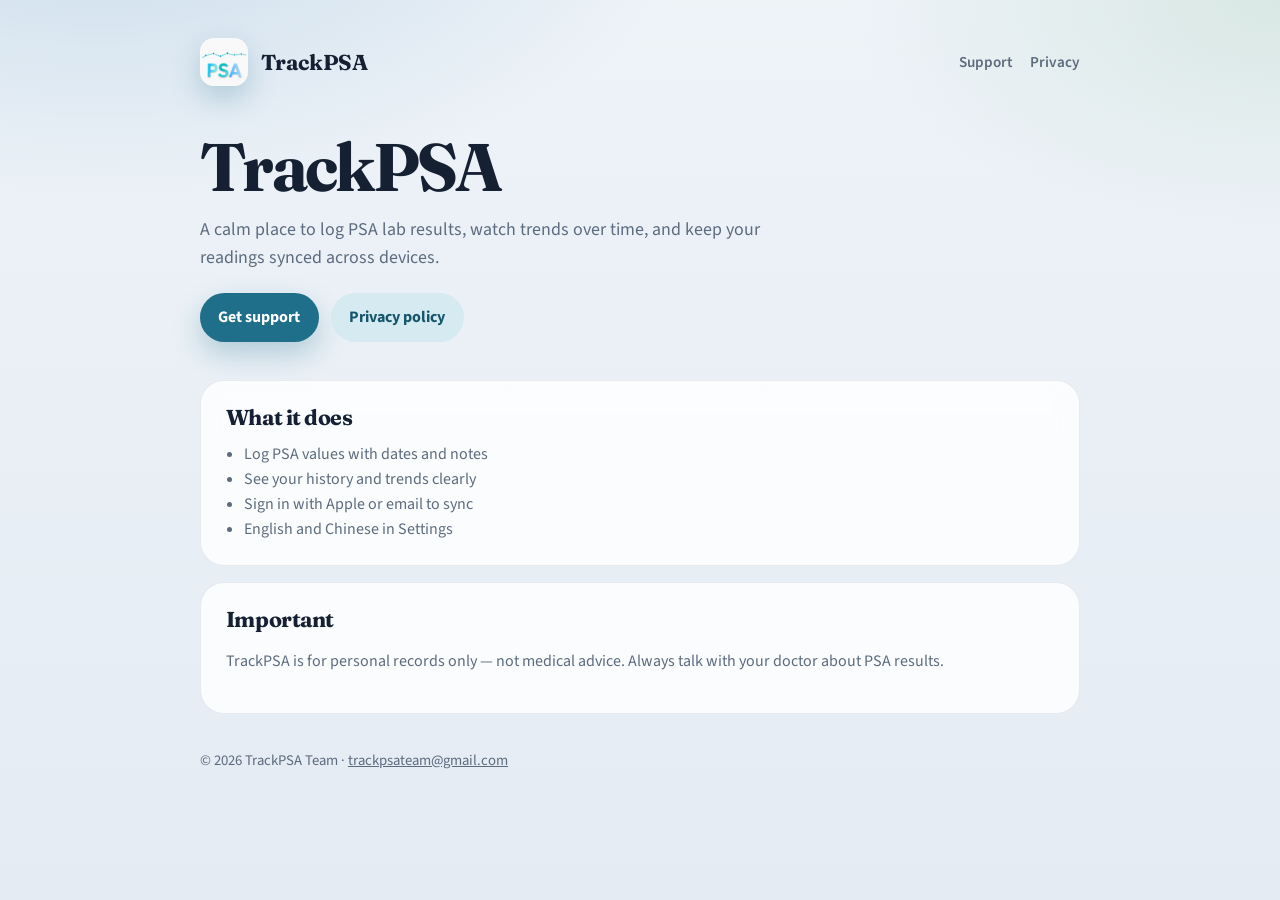
<file: docs/index.html>
<!DOCTYPE html>
<html lang="en">
<head>
  <meta charset="utf-8" />
  <meta name="viewport" content="width=device-width, initial-scale=1" />
  <title>TrackPSA</title>
  <meta name="description" content="TrackPSA — log PSA lab results, view trends, and sync securely." />
  <link rel="icon" href="assets/icon.png" />
  <link rel="preconnect" href="https://fonts.googleapis.com" />
  <link rel="preconnect" href="https://fonts.gstatic.com" crossorigin />
  <link href="https://fonts.googleapis.com/css2?family=Fraunces:opsz,wght@9..144,600;9..144,700&family=Source+Sans+3:wght@400;600;700&display=swap" rel="stylesheet" />
  <link rel="stylesheet" href="styles.css" />
</head>
<body>
  <div class="wrap">
    <header>
      <a class="brand" href="./">
        <img src="assets/icon.png" alt="" />
        <strong>TrackPSA</strong>
      </a>
      <nav>
        <a href="support.html">Support</a>
        <a href="privacy.html">Privacy</a>
      </nav>
    </header>

    <section class="hero">
      <h1>TrackPSA</h1>
      <p>
        A calm place to log PSA lab results, watch trends over time, and keep your
        readings synced across devices.
      </p>
      <div class="cta-row">
        <a class="cta" href="support.html">Get support</a>
        <a class="cta-secondary" href="privacy.html">Privacy policy</a>
      </div>
    </section>

    <section class="panel">
      <h2>What it does</h2>
      <ul>
        <li>Log PSA values with dates and notes</li>
        <li>See your history and trends clearly</li>
        <li>Sign in with Apple or email to sync</li>
        <li>English and Chinese in Settings</li>
      </ul>
    </section>

    <section class="panel">
      <h2>Important</h2>
      <p>
        TrackPSA is for personal records only — not medical advice.
        Always talk with your doctor about PSA results.
      </p>
    </section>

    <footer>
      <p>© 2026 TrackPSA Team · <a href="mailto:trackpsateam@gmail.com">trackpsateam@gmail.com</a></p>
    </footer>
  </div>
</body>
</html>
</file>
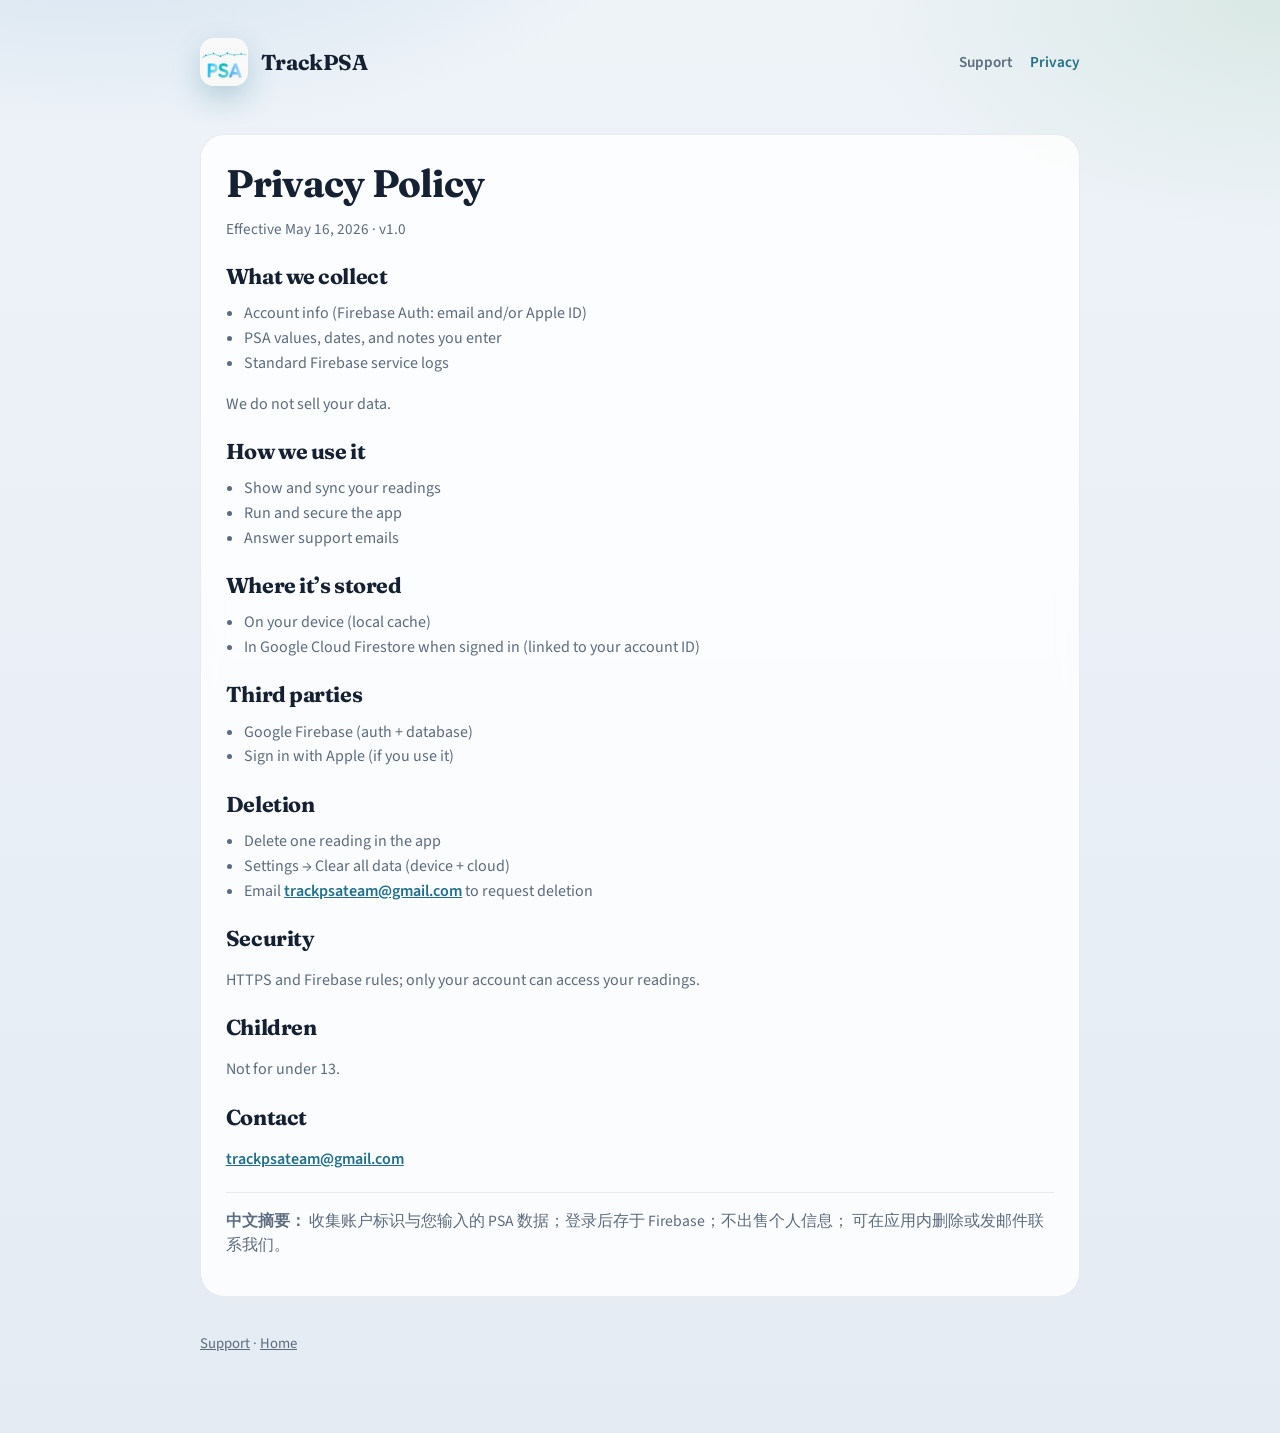
<file: docs/privacy.html>
<!DOCTYPE html>
<html lang="en">
<head>
  <meta charset="utf-8" />
  <meta name="viewport" content="width=device-width, initial-scale=1" />
  <title>Privacy Policy · TrackPSA</title>
  <meta name="description" content="Privacy Policy for TrackPSA." />
  <link rel="icon" href="assets/icon.png" />
  <link rel="preconnect" href="https://fonts.googleapis.com" />
  <link rel="preconnect" href="https://fonts.gstatic.com" crossorigin />
  <link href="https://fonts.googleapis.com/css2?family=Fraunces:opsz,wght@9..144,600;9..144,700&family=Source+Sans+3:wght@400;600;700&display=swap" rel="stylesheet" />
  <link rel="stylesheet" href="styles.css" />
</head>
<body>
  <div class="wrap">
    <header>
      <a class="brand" href="./">
        <img src="assets/icon.png" alt="" />
        <strong>TrackPSA</strong>
      </a>
      <nav>
        <a href="support.html">Support</a>
        <a href="privacy.html" aria-current="page">Privacy</a>
      </nav>
    </header>

    <section class="panel">
      <h1>Privacy Policy</h1>
      <p class="meta">Effective May 16, 2026 · v1.0</p>

      <h2>What we collect</h2>
      <ul>
        <li>Account info (Firebase Auth: email and/or Apple ID)</li>
        <li>PSA values, dates, and notes you enter</li>
        <li>Standard Firebase service logs</li>
      </ul>
      <p>We do not sell your data.</p>

      <h2>How we use it</h2>
      <ul>
        <li>Show and sync your readings</li>
        <li>Run and secure the app</li>
        <li>Answer support emails</li>
      </ul>

      <h2>Where it’s stored</h2>
      <ul>
        <li>On your device (local cache)</li>
        <li>In Google Cloud Firestore when signed in (linked to your account ID)</li>
      </ul>

      <h2>Third parties</h2>
      <ul>
        <li>Google Firebase (auth + database)</li>
        <li>Sign in with Apple (if you use it)</li>
      </ul>

      <h2>Deletion</h2>
      <ul>
        <li>Delete one reading in the app</li>
        <li>Settings → Clear all data (device + cloud)</li>
        <li>Email <a href="mailto:trackpsateam@gmail.com">trackpsateam@gmail.com</a> to request deletion</li>
      </ul>

      <h2>Security</h2>
      <p>HTTPS and Firebase rules; only your account can access your readings.</p>

      <h2>Children</h2>
      <p>Not for under 13.</p>

      <h2>Contact</h2>
      <p><a href="mailto:trackpsateam@gmail.com">trackpsateam@gmail.com</a></p>

      <p class="zh" lang="zh-Hans">
        <strong>中文摘要：</strong>
        收集账户标识与您输入的 PSA 数据；登录后存于 Firebase；不出售个人信息；
        可在应用内删除或发邮件联系我们。
      </p>
    </section>

    <footer>
      <p><a href="support.html">Support</a> · <a href="./">Home</a></p>
    </footer>
  </div>
</body>
</html>
</file>
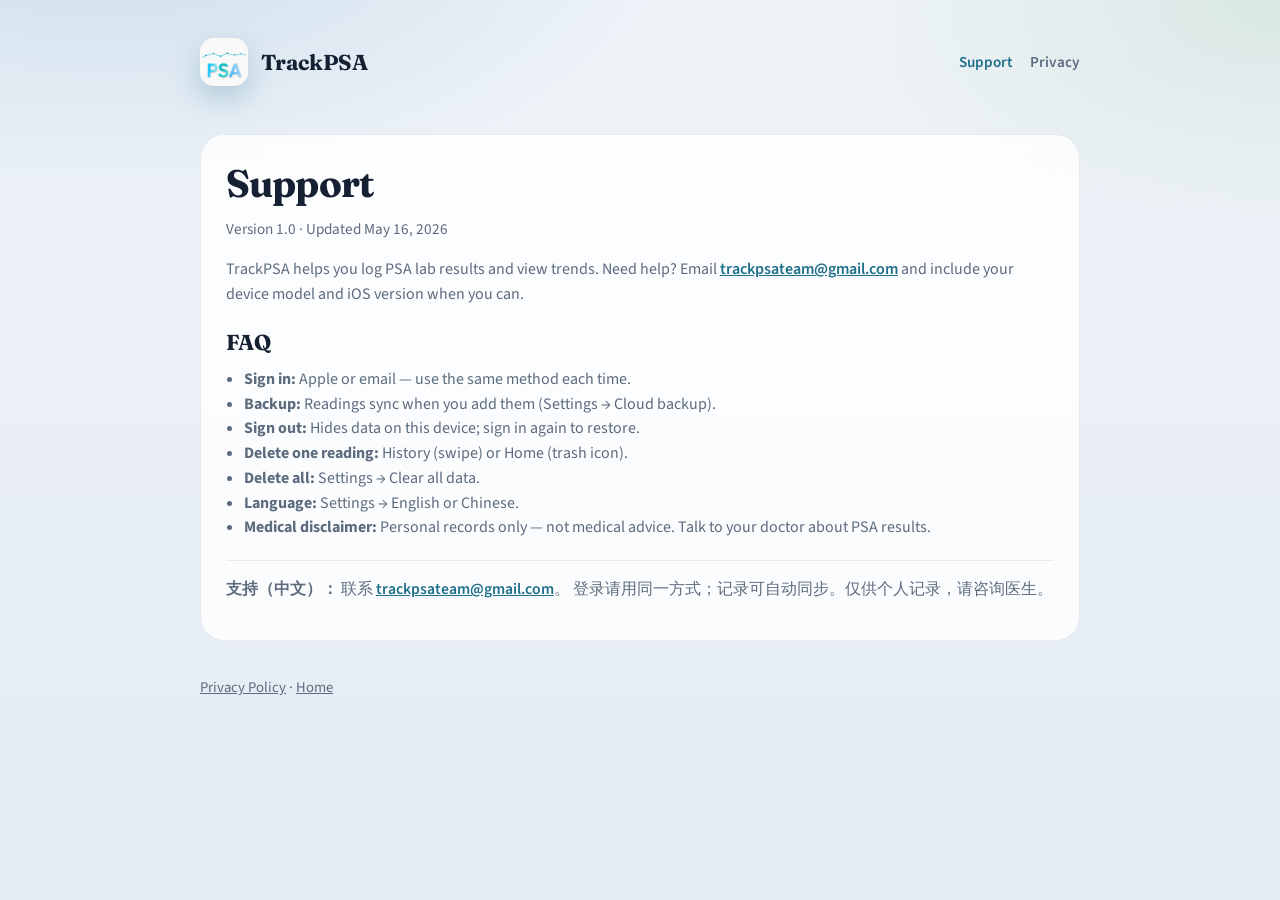
<file: docs/support.html>
<!DOCTYPE html>
<html lang="en">
<head>
  <meta charset="utf-8" />
  <meta name="viewport" content="width=device-width, initial-scale=1" />
  <title>Support · TrackPSA</title>
  <meta name="description" content="Support and FAQ for TrackPSA." />
  <link rel="icon" href="assets/icon.png" />
  <link rel="preconnect" href="https://fonts.googleapis.com" />
  <link rel="preconnect" href="https://fonts.gstatic.com" crossorigin />
  <link href="https://fonts.googleapis.com/css2?family=Fraunces:opsz,wght@9..144,600;9..144,700&family=Source+Sans+3:wght@400;600;700&display=swap" rel="stylesheet" />
  <link rel="stylesheet" href="styles.css" />
</head>
<body>
  <div class="wrap">
    <header>
      <a class="brand" href="./">
        <img src="assets/icon.png" alt="" />
        <strong>TrackPSA</strong>
      </a>
      <nav>
        <a href="support.html" aria-current="page">Support</a>
        <a href="privacy.html">Privacy</a>
      </nav>
    </header>

    <section class="panel">
      <h1>Support</h1>
      <p class="meta">Version 1.0 · Updated May 16, 2026</p>
      <p>
        TrackPSA helps you log PSA lab results and view trends.
        Need help? Email
        <a href="mailto:trackpsateam@gmail.com">trackpsateam@gmail.com</a>
        and include your device model and iOS version when you can.
      </p>

      <h2>FAQ</h2>
      <ul>
        <li><strong>Sign in:</strong> Apple or email — use the same method each time.</li>
        <li><strong>Backup:</strong> Readings sync when you add them (Settings → Cloud backup).</li>
        <li><strong>Sign out:</strong> Hides data on this device; sign in again to restore.</li>
        <li><strong>Delete one reading:</strong> History (swipe) or Home (trash icon).</li>
        <li><strong>Delete all:</strong> Settings → Clear all data.</li>
        <li><strong>Language:</strong> Settings → English or Chinese.</li>
        <li><strong>Medical disclaimer:</strong> Personal records only — not medical advice. Talk to your doctor about PSA results.</li>
      </ul>

      <p class="zh" lang="zh-Hans">
        <strong>支持（中文）：</strong>
        联系 <a href="mailto:trackpsateam@gmail.com">trackpsateam@gmail.com</a>。
        登录请用同一方式；记录可自动同步。仅供个人记录，请咨询医生。
      </p>
    </section>

    <footer>
      <p><a href="privacy.html">Privacy Policy</a> · <a href="./">Home</a></p>
    </footer>
  </div>
</body>
</html>
</file>
<file: docs/styles.css>
:root {
  --bg0: #eef3f8;
  --bg1: #e4ebf3;
  --ink: #152033;
  --ink-soft: #5c6b7e;
  --accent: #1f6f8b;
  --accent-deep: #15556b;
  --accent-soft: #d5eaf1;
  --surface: rgba(255, 255, 255, 0.82);
  --line: rgba(21, 32, 51, 0.08);
  --warn: #9a5b16;
}

* { box-sizing: border-box; }
html { scroll-behavior: smooth; }

body {
  margin: 0;
  min-height: 100vh;
  font-family: "Source Sans 3", system-ui, sans-serif;
  color: var(--ink);
  background:
    radial-gradient(1100px 560px at 8% -12%, #c9dceb 0%, transparent 55%),
    radial-gradient(900px 480px at 100% 0%, #d9e8e4 0%, transparent 48%),
    linear-gradient(180deg, var(--bg0), var(--bg1));
}

.wrap {
  width: min(880px, calc(100% - 2.5rem));
  margin: 0 auto;
  padding: 2.4rem 0 4rem;
}

header {
  display: flex;
  align-items: center;
  justify-content: space-between;
  gap: 1rem;
  margin-bottom: 3rem;
  animation: rise 0.65s ease both;
}

.brand {
  display: flex;
  align-items: center;
  gap: 0.8rem;
  text-decoration: none;
  color: inherit;
}

.brand img {
  width: 48px;
  height: 48px;
  border-radius: 14px;
  box-shadow: 0 12px 28px rgba(31, 111, 139, 0.25);
}

.brand strong {
  font-family: Fraunces, Georgia, serif;
  font-size: 1.35rem;
  font-weight: 700;
  letter-spacing: -0.02em;
}

nav {
  display: flex;
  gap: 1.15rem;
  font-weight: 600;
  font-size: 0.95rem;
}

nav a {
  color: var(--ink-soft);
  text-decoration: none;
}

nav a:hover,
nav a[aria-current="page"] {
  color: var(--accent);
}

.hero {
  display: grid;
  gap: 1rem;
  margin-bottom: 2.4rem;
  animation: rise 0.8s ease both;
}

.hero h1 {
  margin: 0;
  font-family: Fraunces, Georgia, serif;
  font-size: clamp(2.5rem, 7vw, 4.2rem);
  line-height: 0.98;
  letter-spacing: -0.04em;
  max-width: 11ch;
}

.hero p {
  margin: 0;
  max-width: 36rem;
  font-size: 1.12rem;
  line-height: 1.55;
  color: var(--ink-soft);
}

.cta-row {
  display: flex;
  flex-wrap: wrap;
  gap: 0.75rem;
  margin-top: 0.35rem;
}

.cta,
.cta-secondary {
  display: inline-flex;
  align-items: center;
  padding: 0.82rem 1.15rem;
  border-radius: 999px;
  text-decoration: none;
  font-weight: 700;
  transition: transform 0.2s ease, box-shadow 0.2s ease;
}

.cta {
  background: var(--accent);
  color: #fff;
  box-shadow: 0 12px 28px rgba(31, 111, 139, 0.28);
}

.cta:hover {
  transform: translateY(-2px);
  background: var(--accent-deep);
}

.cta-secondary {
  background: var(--accent-soft);
  color: var(--accent-deep);
}

.cta-secondary:hover { transform: translateY(-2px); }

.panel {
  background: var(--surface);
  border: 1px solid var(--line);
  border-radius: 24px;
  padding: 1.45rem 1.55rem;
  backdrop-filter: blur(10px);
  margin-bottom: 1rem;
  animation: rise 0.95s ease both;
}

.panel h1,
.panel h2 {
  margin: 0 0 0.7rem;
  font-family: Fraunces, Georgia, serif;
  letter-spacing: -0.02em;
}

.panel h1 { font-size: clamp(1.9rem, 4vw, 2.4rem); }
.panel h2 { font-size: 1.35rem; margin-top: 1.35rem; }
.panel h2:first-child { margin-top: 0; }

.meta {
  color: var(--ink-soft);
  font-size: 0.95rem;
  margin: 0 0 1rem;
}

.panel p,
.panel li {
  color: var(--ink-soft);
  line-height: 1.55;
}

.panel ul {
  margin: 0.35rem 0 0;
  padding-left: 1.15rem;
}

.panel a { color: var(--accent); font-weight: 600; }

.zh {
  margin-top: 1.25rem;
  padding-top: 1rem;
  border-top: 1px solid var(--line);
  font-size: 0.98rem;
}

footer {
  margin-top: 2.25rem;
  color: var(--ink-soft);
  font-size: 0.92rem;
  animation: rise 1.05s ease both;
}

footer a { color: inherit; }

@keyframes rise {
  from { opacity: 0; transform: translateY(14px); }
  to { opacity: 1; transform: translateY(0); }
}

@media (max-width: 640px) {
  header { flex-direction: column; align-items: flex-start; }
  .hero h1 { max-width: none; }
}
</file>
